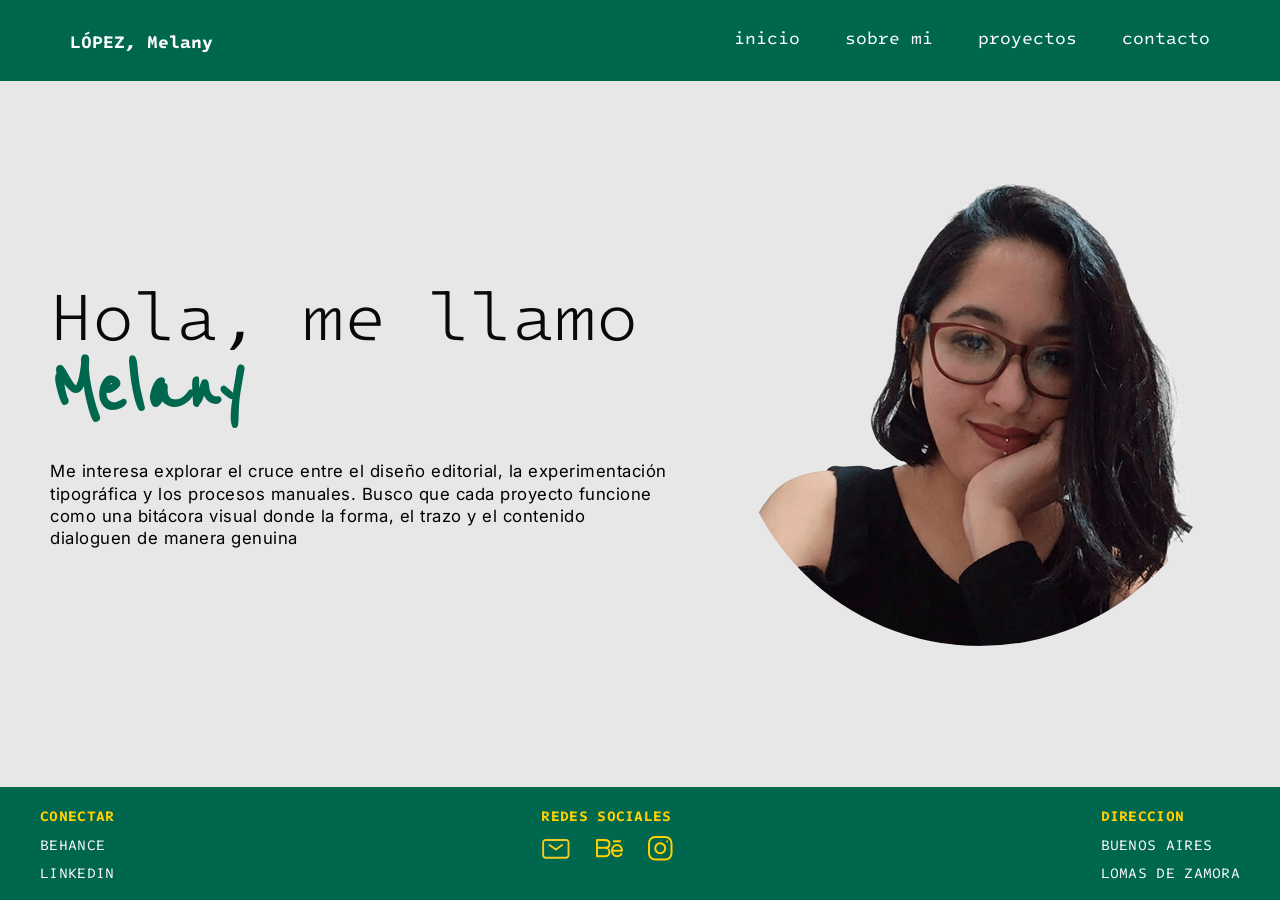
<file: index.html>
<!DOCTYPE html>
<html lang="es">

<head>
     <meta charset="utf-8" />
     <meta name="viewport" content="width=device-width, initial-scale=1.0">
     <title> Lopez Melany, mi curriculum </title>
     <link href="style.css" rel="stylesheet" type="text/css">
     <link rel="icon" type="image/x-icon" href="img/favicon.ico.ico">
     <style>
          @import url('https://fonts.googleapis.com/css2?family=Intel+One+Mono:ital,wght@0,300..700;1,300..700&display=swap');
          @import url('https://fonts.googleapis.com/css2?family=Reenie+Beanie&display=swap');
          @import url('https://fonts.googleapis.com/css2?family=Inter:wght@400;700&display=swap');
     </style>
</head>

<body>
     <header>
        <nav>
            <span>LÓPEZ, Melany</span>
            <div class="navegador">
                <a href="index.html">inicio</a>
                <a href="sobremi.html">sobre mi</a>
                <a href="proyectos.html">proyectos</a>
                <a href="contacto.html">contacto</a>
            </div>
        </nav>
    </header>

     <main>
          <section>
               <div class="encabezado">
                    <hgroup>
                         <h1>Hola, me llamo <span class="cursiva-nombre">Melany</span></h1>
                         <p>Me interesa explorar el cruce entre el diseño editorial, la experimentación tipográfica y los 
                         procesos manuales. Busco que cada proyecto funcione como una bitácora visual donde la forma, 
                         el trazo y el contenido dialoguen de manera genuina</p>
                    </hgroup>
                    <img class="foto-perfil" src="img/foto-perfil.png" alt="Foto de mi perfil" height="500" width="500">
               </div>
          </section>
     </main>

     <footer>
          <div class="footer-contenedor">
               <div>
                    <h4>CONECTAR</h4>
                    <ul class="footer-columna">
                         <li><a href="https://www.behance.net" target="_blank">BEHANCE</a></li>
                         <li><a href="https://www.linkedin.com" target="_blank">LINKEDIN</a></li>
                    </ul>
               </div>

               <div>
                    <h4>REDES SOCIALES</h4>
                    <ul class="footer-redes">
                         <li><a href="#"><img src="img/icon-email.svg" alt="email" width="30px" height="20px"></a></li>
                         <li><a href="#"><img src="img/icon-beh.svg" alt="behance" width="27px" height="23px"></a></li>
                         <li><a href="#"><img src="img/icon-inst.svg" alt="instagram" width="25px" height="29px"></a>
                         </li>
                    </ul>
               </div>

               <div>
                    <h4>DIRECCION</h4>
                    <ul class="footer-columna">
                         <li>BUENOS AIRES</li>
                         <li>LOMAS DE ZAMORA</li>
                    </ul>
               </div>
          </div>
     </footer>
</body>

</html>
</file>
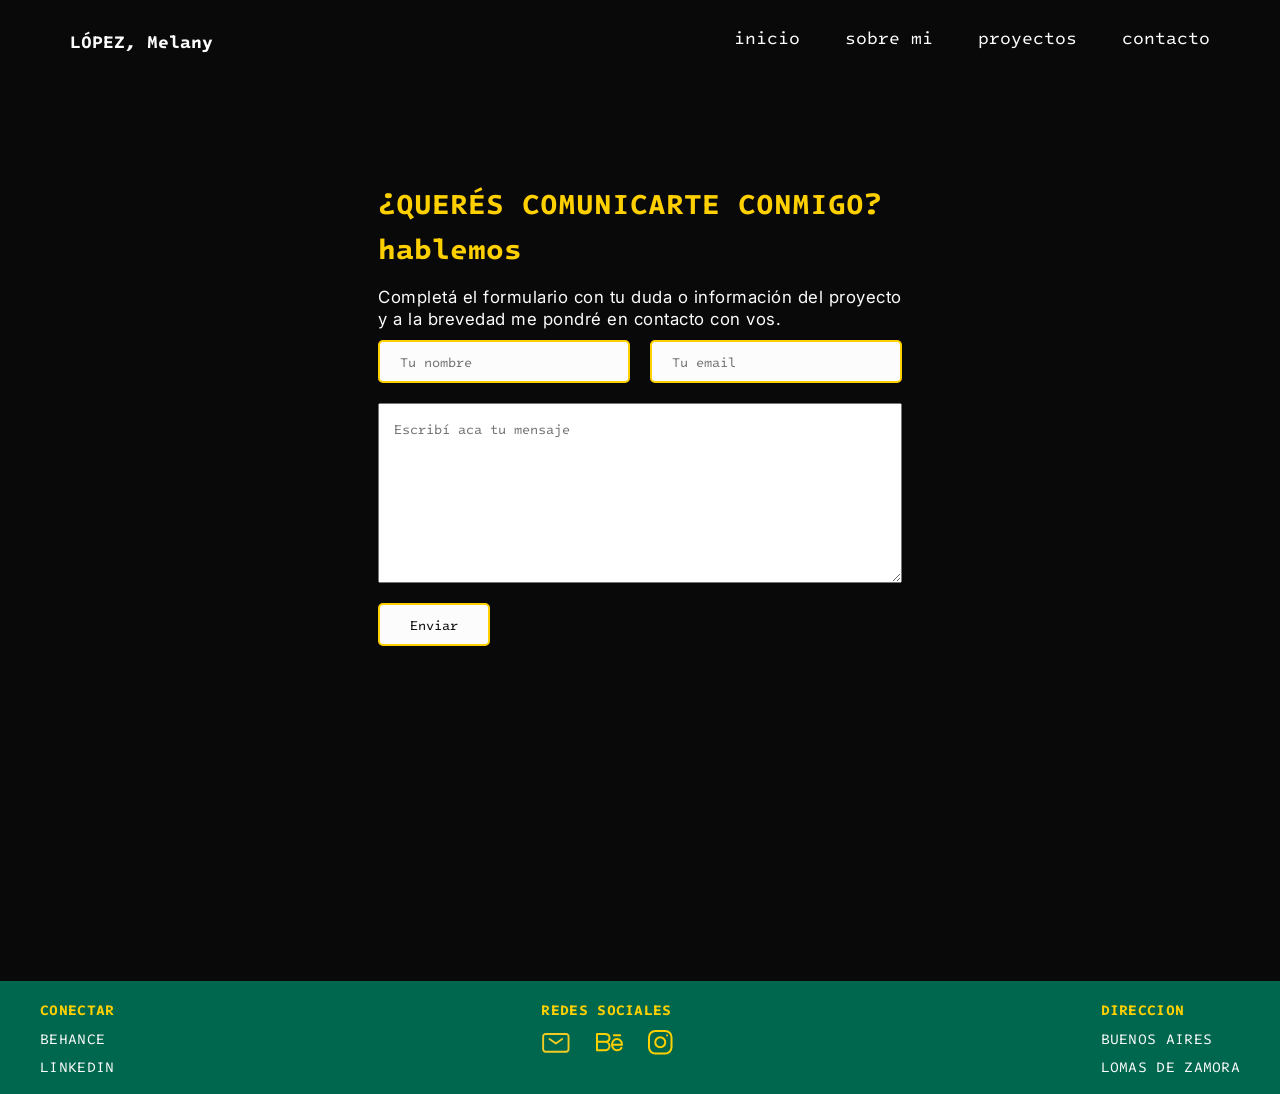
<file: contacto.html>
<!DOCTYPE html>
<html lang="es">

<head>
    <meta charset="utf-8" />
    <title> Lopez Melany, mi curriculum </title>
    <link href="style.css" rel="stylesheet" type="text/css">
    <link rel="icon" type="image/x-icon" href="img/favicon.ico.ico">
    <style>
        @import url('https://fonts.googleapis.com/css2?family=Intel+One+Mono:ital,wght@0,300..700;1,300..700&display=swap');
        @import url('https://fonts.googleapis.com/css2?family=Reenie+Beanie&display=swap');
        @import url('https://fonts.googleapis.com/css2?family=Inter:wght@400;700&display=swap');
    </style>
</head>

<body>
    <header class="header-negro">
          <nav>
               <span>LÓPEZ, Melany</span>
               <div class="navegador">
                    <a href="index.html">inicio</a>
                    <a href="sobremi.html">sobre mi</a>
                    <a href="proyectos.html">proyectos</a>
                    <a href="contacto.html">contacto</a>
               </div>
          </nav>
     </header>


    <main class="formato-negro">
        <section class="contenedor-contacto">
            <h2>¿QUERÉS COMUNICARTE CONMIGO?</h2>
            <div>
                <h2>hablemos</h2>
                <p>Completá el formulario con tu duda o información del proyecto <br>y a la brevedad me pondré en
                    contacto con vos.</p>
            </div>


            <form class="formulario-contacto" action="#" method="POST">
                <div class="fila-input">
                    <input type="text" name="Nombre" id="Nombre" maxlength="30" placeholder="Tu nombre">
                    <input type="email" name="Email" id="Email" placeholder="Tu email" required>
                </div>

                <div class="fila-mensaje">
                    <textarea name="Tu mensaje" id="Tu mensaje" placeholder="Escribí aca tu mensaje"></textarea>
                    <input type="submit" value="Enviar" class="btn-enviar">
                </div>
            </form>
        </section>
    </main>

     <footer>
          <div class="footer-contenedor">
               <div>
                    <h4>CONECTAR</h4>
                    <ul class="footer-columna">
                         <li><a href="https://www.behance.net" target="_blank">BEHANCE</a></li>
                         <li><a href="https://www.linkedin.com" target="_blank">LINKEDIN</a></li>
                    </ul>
               </div>

               <div>
                    <h4>REDES SOCIALES</h4>
                    <ul class="footer-redes">
                         <li><a href="#"><img src="img/icon-email.svg" alt="email" width="30px" height="20px"></a></li>
                         <li><a href="#"><img src="img/icon-beh.svg" alt="behance" width="27px" height="23px"></a></li>
                         <li><a href="#"><img src="img/icon-inst.svg" alt="instagram" width="25px" height="29px"></a>
                         </li>
                    </ul>
               </div>

               <div>
                    <h4>DIRECCION</h4>
                    <ul class="footer-columna">
                         <li>BUENOS AIRES</li>
                         <li>LOMAS DE ZAMORA</li>
                    </ul>
               </div>
          </div>
     </footer>

    
   
</body>
</html>
</file>
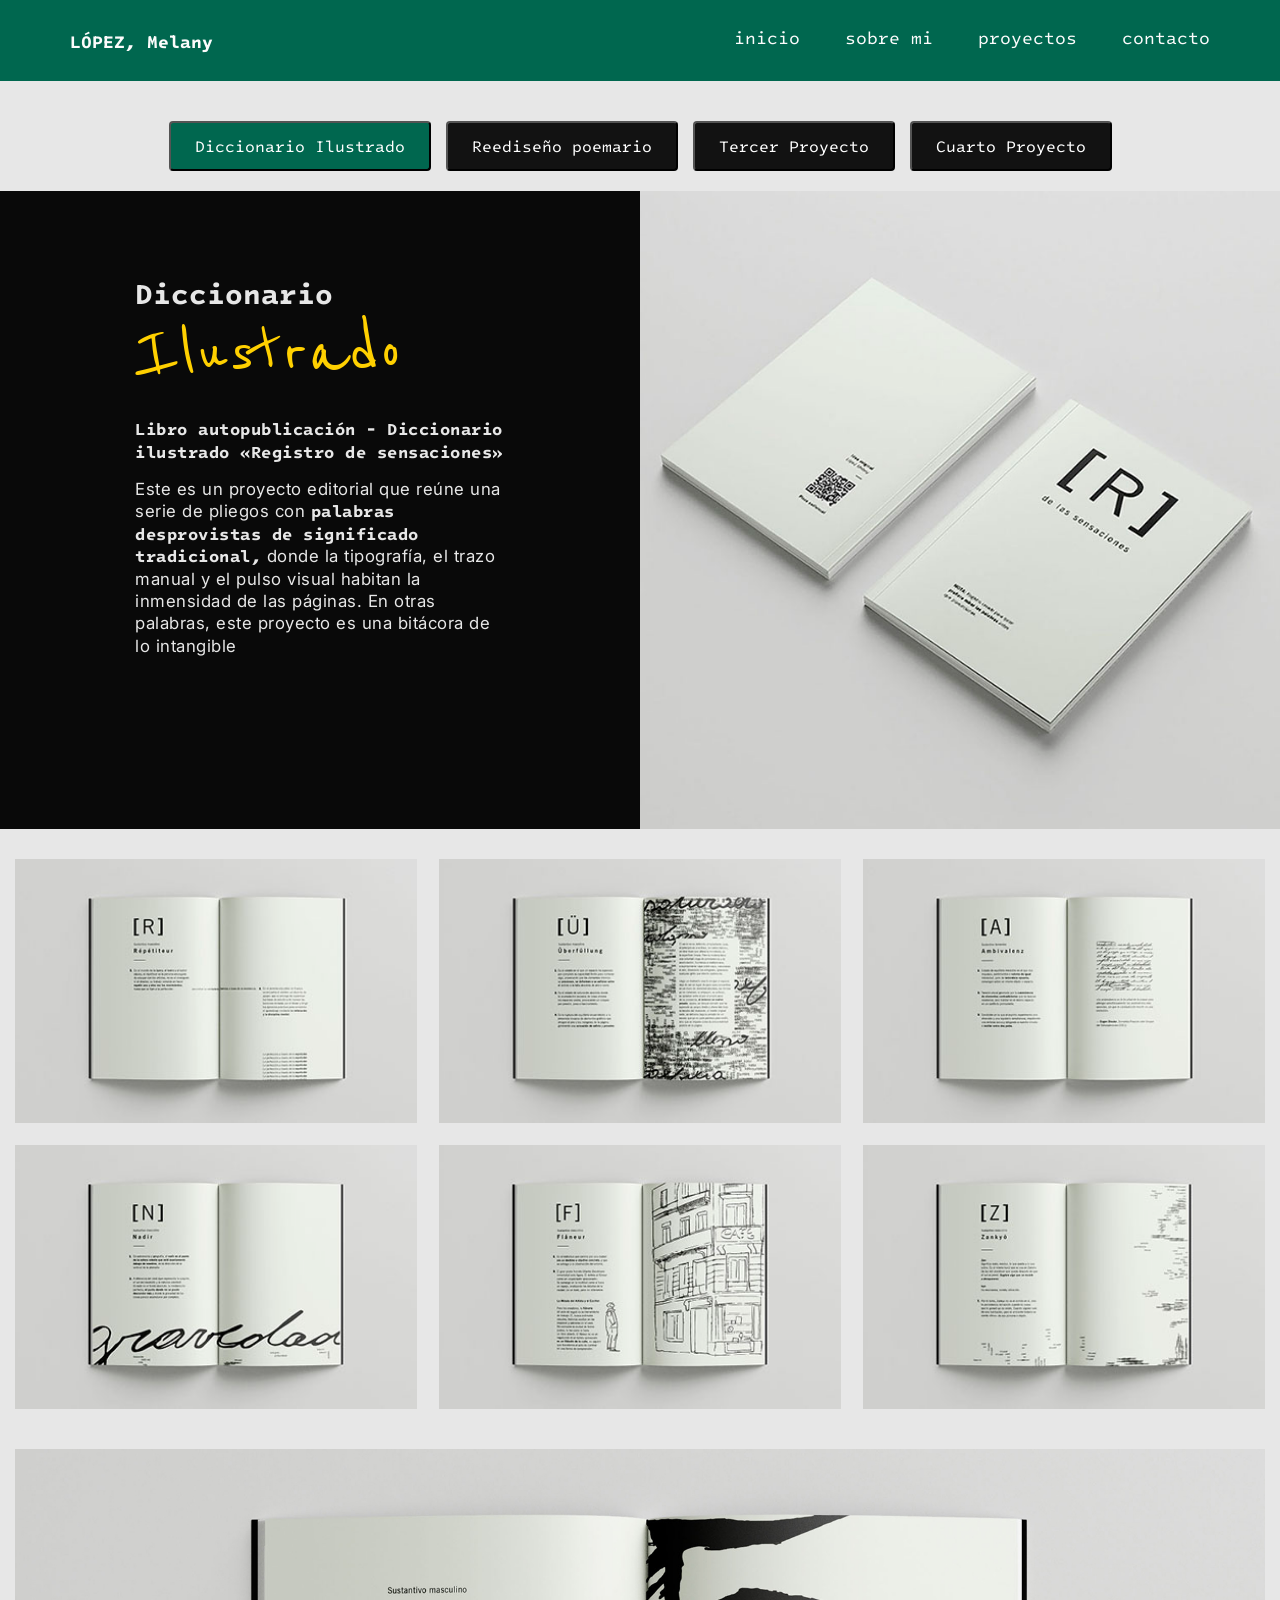
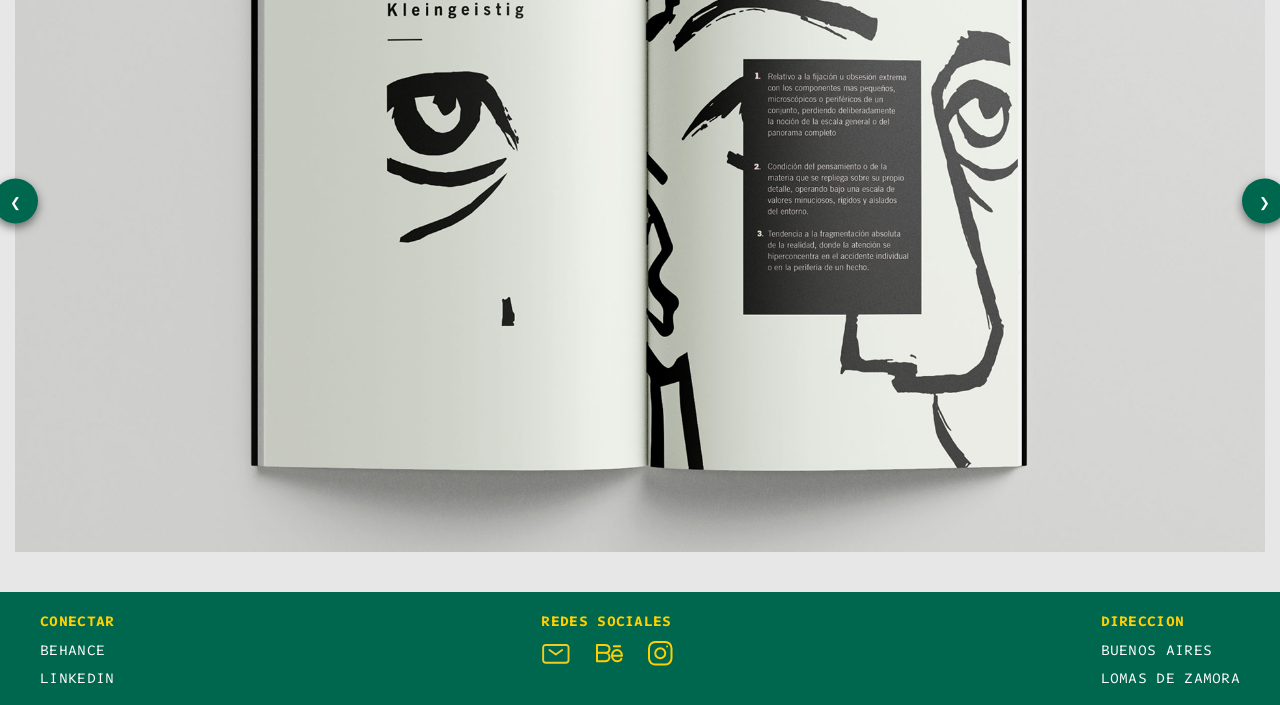
<file: proyectos.html>
<!DOCTYPE html>
<html lang="es">

<head>
    <meta charset="utf-8" />
    <title> Lopez Melany, mi curriculum </title>
    <link href="style.css" rel="stylesheet" type="text/css">
    <link rel="icon" type="image/x-icon" href="img/favicon.ico.ico">
    <style>
        @import url('https://fonts.googleapis.com/css2?family=Intel+One+Mono:ital,wght@0,300..700;1,300..700&display=swap');
        @import url('https://fonts.googleapis.com/css2?family=Reenie+Beanie&display=swap');
        @import url('https://fonts.googleapis.com/css2?family=Inter:wght@400;700&display=swap');
    </style>
</head>

<body>
    <header>
        <nav>
            <span>LÓPEZ, Melany</span>
            <div class="navegador">
                <a href="index.html">inicio</a>
                <a href="sobremi.html">sobre mi</a>
                <a href="proyectos.html">proyectos</a>
                <a href="contacto.html">contacto</a>
            </div>
        </nav>
    </header>

    <main>
        <div class="tabs-navegacion">
            <button class="tab-btn activo" onclick="mostrarProyecto(event, 'proyecto-diccionario')">Diccionario
                Ilustrado</button>
            <button class="tab-btn" onclick="mostrarProyecto(event, 'proyecto-dos')">Reediseño poemario</button>
            <button>Tercer Proyecto</button>
            <button>Cuarto Proyecto</button>
        </div>

        <div id="proyecto-diccionario" class="proyecto-contenido activo-contenido">
            <section class="contenedor-diccionario">
                <hgroup>
                    <h2>Diccionario</h2>
                    <p class="cursiva">Ilustrado</p>
                    <p class="otro-p">Libro autopublicación - Diccionario ilustrado «Registro de sensaciones»</p>
                    <p>Este es un proyecto editorial que reúne una serie de pliegos con <span
                            class="texto-destacado">palabras desprovistas de significado tradicional,</span> donde la
                        tipografía, el trazo manual y el pulso visual habitan la inmensidad de las páginas. En otras
                        palabras, este proyecto es una bitácora de lo intangible</p>
                </hgroup>

                <div class="img-diccionario">
                    <img src="img/proyecto-editorial-libro-registro.jpg"
                        alt="Portada del libro registro de sensaciones">
                </div>
            </section>

            <section class="grid">
                <div><img src="img/pliego-proyecto-1.jpg" width="402" height="264" alt="pliego 1"></div>
                <div><img src="img/pliego-proyecto-2.jpg" width="402" height="264" alt="pliego 2"></div>
                <div><img src="img/pliego-proyecto-3.jpg" width="402" height="264" alt="pliego 3"></div>
                <div><img src="img/pliego-proyecto-5.jpg" width="402" height="264" alt="pliego 4"></div>
                <div><img src="img/pliego-proyecto-4.jpg" width="402" height="264" alt="pliego 5"></div>
                <div><img src="img/pliego-proyecto-6.jpg" width="402" height="264" alt="pliego 6"></div>
            </section>

            <section class="contenedor-carrusel">
                <div class="carrusel" id="carrusel-1">
                    <img class="carrusel-3" src="img/carrusel-proyectos/carrusel-1.jpg" alt="carrusel 1">
                    <img class="carrusel-1" src="img/carrusel-proyectos/carrusel-2.jpg" alt="carrusel 2">
                    <img class="carrusel-2" src="img/carrusel-proyectos/carrusel-3.jpg" alt="carrusel 3">
                    <img class="carrusel-4" src="img/carrusel-proyectos/carrusel-4.jpg" alt="carrusel 4">
                    <img class="carrusel-5" src="img/carrusel-proyectos/carrusel-5.jpg" alt="carrusel 5">
                </div>

                <div class="flechas">
                    <button class="flecha-izq" onclick="moverCarrusel('carrusel-1', -1)">❮</button>
                    <button class="flecha-der" onclick="moverCarrusel('carrusel-1', 1)">❯</button>
                </div>
            </section>
        </div>


        <div id="proyecto-dos" class="proyecto-contenido">
            <section class="contenedor-diccionario">
                <hgroup>
                    <h2>Colección de libros</h2>
                    <p class="cursiva">Poemario</p>
                    <p class="otro-p">Colección de libros - Rediseño de tapas e interior «Poemario Alejandra Pizarnik»
                    </p>
                    <p>Diseño de sistema editorial de tapas e interior para una colección de libros, basada en tres
                        obras de Alejandra Pizarnik «El árbol de Diana», «Extracción de la piedra de la locura», y «Los
                        trabajos de la noche» <b>esta imperfección tecnica no es un descuido</b>, responde a una
                        busqueda expresiva que trasmite, con honestidad brutal, la tensión, el dolor y su carga
                        emocional</p>
                </hgroup>
                <div class="img-diccionario">
                    <img src="img/proyecto-editorial-coleccion-libros.jpg"
                        alt="Portada del poemario de Alejandra Pizarnik">
                </div>
            </section>

            <article class="grid">
                <div><img src="img/pliego-poemario-1.jpg" width="402" height="260" alt="pliego 1"></div>
                <div><img src="img/pliego-poemario-2.jpg" width="402" height="260" alt="pliego 2"></div>
                <div><img src="img/pliego-poemario-3.jpg" width="402" height="260" alt="pliego 3"></div>
                <div><img src="img/pliego-poemario-4.jpg" width="402" height="260" alt="pliego 4"></div>
                <div><img src="img/pliego-poemario-5.jpg" width="402" height="260" alt="pliego 5"></div>
                <div><img src="img/pliego-poemario-6.jpg" width="402" height="260" alt="pliego 6"></div>
            </article>

            <section class="contenedor-carrusel">
                <div class="carrusel" id="carrusel-2">
                    <img class="carrusel-3" src="img/carrusel-proyectos/carrusel-poemario-1.jpg" alt="carrusel 1">
                    <img class="carrusel-1" src="img/carrusel-proyectos/carrusel-poemario-2.jpg" alt="carrusel 2">
                    <img class="carrusel-2" src="img/carrusel-proyectos/carrusel-poemario-3.jpg" alt="carrusel 3">
                    <img class="carrusel-4" src="img/carrusel-proyectos/carrusel-poemario-4.jpg" alt="carrusel 4">
                    <img class="carrusel-5" src="img/carrusel-proyectos/carrusel-poemario-5.jpg" alt="carrusel 5">
                </div>

                <div class="flechas">
                    <button class="flecha-izq" onclick="moverCarrusel('carrusel-2', -1)">❮</button>
                    <button class="flecha-der" onclick="moverCarrusel('carrusel-2', 1)">❯</button>
                </div>
            </section>
        </div>

        <script src="index.js"></script>
    </main>

    <footer>
        <div class="footer-contenedor">
            <div>
                <h4>CONECTAR</h4>
                <ul class="footer-columna">
                    <li><a href="https://www.behance.net" target="_blank">BEHANCE</a></li>
                    <li><a href="https://www.linkedin.com" target="_blank">LINKEDIN</a></li>
                </ul>
            </div>

            <div>
                <h4>REDES SOCIALES</h4>
                <ul class="footer-redes">
                    <li><a href="#"><img src="img/icon-email.svg" alt="email" width="30px" height="20px"></a></li>
                    <li><a href="#"><img src="img/icon-beh.svg" alt="behance" width="27px" height="23px"></a></li>
                    <li><a href="#"><img src="img/icon-inst.svg" alt="instagram" width="25px" height="29px"></a>
                    </li>
                </ul>
            </div>

            <div>
                <h4>DIRECCION</h4>
                <ul class="footer-columna">
                    <li>BUENOS AIRES</li>
                    <li>LOMAS DE ZAMORA</li>
                </ul>
            </div>
        </div>
    </footer>
</body>

</html>
</file>
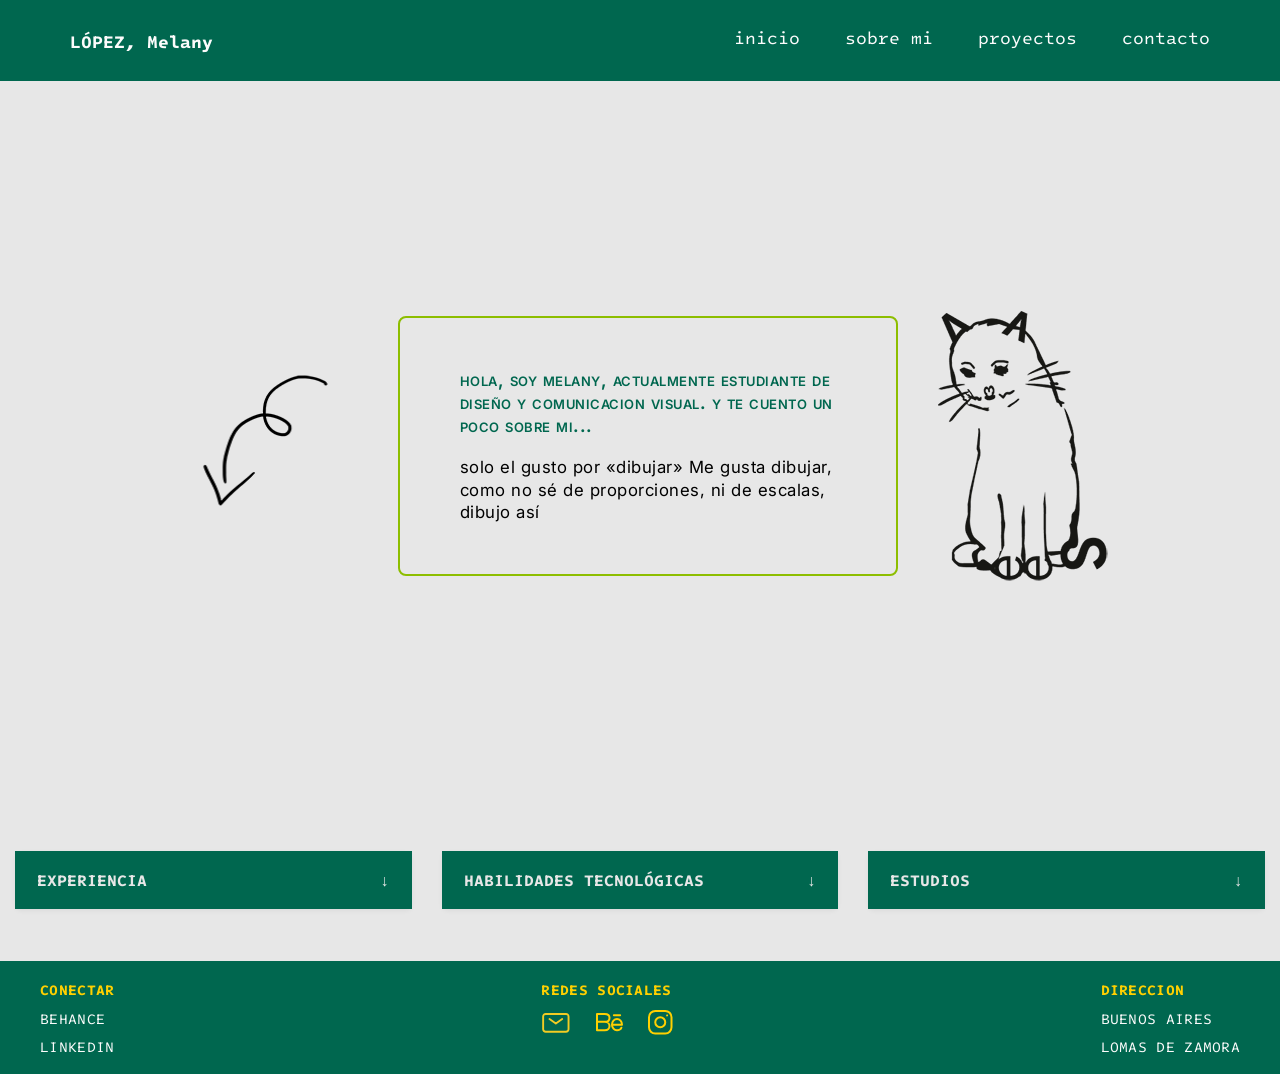
<file: sobremi.html>
<!DOCTYPE html>
<html lang="es">

<head>
     <meta charset="utf-8" />
     <title> Lopez Melany, mi curriculum </title>
     <link href="style.css" rel="stylesheet" type="text/css">
     <link rel="icon" type="image/x-icon" href="img/favicon.ico.ico">
     <style>
          @import url('https://fonts.googleapis.com/css2?family=Intel+One+Mono:ital,wght@0,300..700;1,300..700&display=swap');
          @import url('https://fonts.googleapis.com/css2?family=Reenie+Beanie&display=swap');
          @import url('https://fonts.googleapis.com/css2?family=Inter:wght@400;700&display=swap');
     </style>
</head>

<body>
     <header>
          <nav>
               <span>LÓPEZ, Melany</span>
               <div class="navegador">
                    <a href="index.html">inicio</a>
                    <a href="sobremi.html">sobre mi</a>
                    <a href="proyectos.html">proyectos</a>
                    <a href="contacto.html">contacto</a>
               </div>
          </nav>
     </header>

     <main>

          <section class="contenedor-sobre-mi">
               <div class="indicador-flecha">
                    <img src="img/flecha-ilustrada.png" alt="Bajar" width="185px" height="175px">
               </div>
               <hgroup>
                    <h3>hola, soy melany, actualmente estudiante de diseño y comunicacion visual. y te cuento un poco
                         sobre mi...</h3>
                    <p>solo el gusto por «dibujar» Me gusta dibujar, como no sé de proporciones, ni de escalas, dibujo
                         así</p>
               </hgroup>

               <div class="contenedor-gatito">
                    <img src="img/Gato-animado/gato-animado-1.png" alt="gato-animado" class="gatito-img" height="271"
                         width="170">
               </div>
          </section>


          <div class="contenedor-acordeon">
               <details class="acordeon-item item-experiencia">
                    <summary class="acordeon-titulo">
                         <span>EXPERIENCIA</span>
                         <span>↓</span>
                    </summary>
                    <div class="contenido">
                         <h3>pasacalles leo</h3>
                         <p>Maquetación y preparación de archivos vectoriales para cartelería y pasacalles a gran
                              escala. Creación, digitalización y optimización de piezas gráficas vectoriales utilizando
                              CorelDRAW y Adobe Illustrator.</p>

                         <h3>diseñadora gráfica freelance</h3>
                         <p>Gestión integral y desarrollo de proyectos visuales de manera autónoma.</p>
                    </div>
               </details>

               <details class="acordeon-item item-habilidades">
                    <summary class="acordeon-titulo">
                         <span>HABILIDADES TECNOLÓGICAS</span>
                         <span>↓</span>
                    </summary>
                    <div class="contenido">
                         <h3>programas de diseño</h3>
                         <ul>
                              <li>Corel Draw</li>
                              <li>Adobe Photoshop CC</li>
                              <li>Adobe InDesign</li>
                              <li>Adobe After Effects</li>
                         </ul>
                         <h3>paquete office</h3>
                         <ul>
                              <li>Paquete office completo</li>
                         </ul>
                    </div>
               </details>

               <details class="acordeon-item item-estudios">
                    <summary class="acordeon-titulo">
                         <span>ESTUDIOS</span>
                         <span>↓</span>
                    </summary>
                    <div class="contenido">
                         <h3>universidad de lanús</h3>
                         <p>Lic. en Diseño y Comunicación Visual. 2018 - actualmente</p>
                         <h3>ada itw</h3>
                         <p>Diseño UX/UI. 2022-2023</p>
                    </div>
               </details>
          </div>
     </main>

     <footer>
          <div class="footer-contenedor">
               <div>
                    <h4>CONECTAR</h4>
                    <ul class="footer-columna">
                         <li><a href="https://www.behance.net" target="_blank">BEHANCE</a></li>
                         <li><a href="https://www.linkedin.com" target="_blank">LINKEDIN</a></li>
                    </ul>
               </div>

               <div>
                    <h4>REDES SOCIALES</h4>
                    <ul class="footer-redes">
                         <li><a href="#"><img src="img/icon-email.svg" alt="email" width="30px" height="20px"></a></li>
                         <li><a href="#"><img src="img/icon-beh.svg" alt="behance" width="27px" height="23px"></a></li>
                         <li><a href="#"><img src="img/icon-inst.svg" alt="instagram" width="25px" height="29px"></a>
                         </li>
                    </ul>
               </div>

               <div>
                    <h4>DIRECCION</h4>
                    <ul class="footer-columna">
                         <li>BUENOS AIRES</li>
                         <li>LOMAS DE ZAMORA</li>
                    </ul>
               </div>
          </div>
     </footer>
</body>

</html>
</file>
<file: style.css>
/* CSS DOCUMENT */
@charset "UTF-8";

* {
    font-family: "Intel One Mono", monospace;
    box-sizing: border-box;
    list-style: none;
    padding: 0;
    text-decoration: none;
    margin: 0;
}

p {
    font-size: 1.05rem;
    font-family: "Inter", sans-serif;
    font-weight: 400;
    line-height: 1.4rem;
    letter-spacing: 0.5px;
    margin-top: 15px;
}

.otro-p {
    font-family: "Intel One Mono", monospace;
    font-weight: 700;
}

.cursiva {
    font-family: "Reenie Beanie", cursive;
    color: #FFD000;
    font-size: 5.2rem;
    padding: 10px 0 40px 0;
}

body {
    background-color: #E7E7E7;
    min-height: 100vh;
    display: flex;
    flex-direction: column;
    justify-content: space-between;
}

main {
    flex: 100
}

/*HEADER*/

.header,
span {
    font-weight: bold;
}

header {
    background-color: #00674F;
}

.header,
nav {
    display: flex;
    align-items: center;
    justify-content: space-between;
    color: #fcfcfc;
    font-size: 1.1rem;
    padding: 25px 70px;
    max-width: 1400px;
    margin: 0 auto;
}

.navegador {
    display: flex;
    gap: 45px;
}

.navegador a {
    color: #fcfcfc;
    padding-bottom: 4px;
    border-bottom: 3px solid transparent;
}

.navegador a:hover {
    border-bottom-color: #FFD000;
    color: #FFD000;
}

.header-negro {
    background-color: #090909;
}

/* comienza INICIO*/

.foto-perfil {
    border-radius: 50%;
}

.encabezado {
    background-color: #E7E7E7;
    padding: 65px 50px;
    max-width: 1350px;
    margin: 0 auto;
    display: flex;
    align-items: center;
    justify-content: space-between;
    gap: 60px;
}

h1 {
    color: #090909;
    font-size: 4.3rem;
    line-height: 4.5rem;
    margin: 35px 0px 35px 0px;
    font-weight: 100;
}

h2 {
    font-size: 1.8rem;
    line-height: 2.8rem;
}

h3 {
    color: #00674F;
    font-family: "Inter", sans-serif;
    font-weight: 600;
    letter-spacing: 0.5px;
    font-size: 1, 3rem;
    font-variant: small-caps;
    padding-bottom: 4px;
}

.cursiva-nombre {
    color: #00674F;
    font-family: "Reenie Beanie", cursive;
    font-size: 5.5rem;
}

/*comienza SOBRE MI*/

.gatito-img {
    width: 100%;
    display: block;
    transition: all 2s ease-in-out;
}

.contenedor-gatito:hover .gatito-img {
    content: url("img/Gato-animado/gato-animado-2.png");
}

.contenedor-gatito {
    width: 170px;
    height: auto;
}

.contenedor-sobre-mi {
    width: 100%;
    min-height: calc(90vh - 80px);
    display: flex;
    justify-content: center;
    align-items: center;
    gap: 40px;
    box-sizing: border-box;
    padding: 0 20px;
}


.indicador-scroll {
  position: absolute;
  left: 160px;
  top: 50%;
  transform: translateY(-50%);
}

.indicador-flecha img {
  animation: rebote 1.5s ease-in-out infinite;
}

.contenedor-sobre-mi hgroup {
    background-color: #E7E7E7;
    border: 2px solid #8DBE00;
    max-width: 500px;
    padding: 50px 60px;
    border-radius: 8px;
}


@keyframes rebote {
  0%, 100% {
    transform: translateY(0);
  }
  50% {
    transform: translateY(10px);
  }
}

.contenedor-acordeon {
    display: grid;
    grid-template-columns: repeat(3, 1fr);
    gap: 30px;
    width: 100%;
    max-width: 1250px;
    margin: 40px auto;
    align-items: start;
}

.acordeon-item {
    margin-bottom: 12px;
    border-radius: 6px;
    box-shadow: 0 2px 5px rgba(0, 0, 0, 0.05);
}

.acordeon-titulo {
    display: flex;
    justify-content: space-between;
    padding: 18px 22px;
    cursor: pointer;
    user-select: none;
    background-color: #00674F;
    color: #E7E7E7;
}

.contenido {
    padding: 10px 22px;
    font-size: 1rem;
    line-height: 2rem;
}

.contenido li {
    font-family: "Inter", sans-serif;
    color: #090909;
    font-size: 1rem;
    line-height: 1.7rem;
}


/* comienza PROYECTOS*/

.contenedor-diccionario {
    background-color: #090909;
    color: #E7E7E7;
    display: flex;
    width: 100%;
    box-sizing: border-box;
}

.contenedor-diccionario hgroup {
    width: 50%;
    margin: 0px;
    padding: 80px 135px;
    box-sizing: border-box;
}

.img-diccionario {
    width: 50%;
    height: 100%;
    margin: 0px;
    box-sizing: border-box;
    overflow: hidden;
}

.img-diccionario img {
    width: 100%;
    height: 100%;
    object-fit: contain;
    display: block;
}

.grid {
    margin-top: 30px;
    display: grid;
    grid-template-columns: repeat(3, 1fr);
    gap: 22px;
    max-width: 1250px;
    margin: 30px auto 0 auto;
}

.grid div:hover img {
    transform: scale(1.05);
}

.grid img {
    width: 100%;
    height: 100%;
    object-fit: cover;
    transition: transform 0.4s ease;
}

.proyecto-contenido {
    display: none;
}

.proyecto-contenido.activo-contenido {
    display: block;
}

.tabs-navegacion {
    display: flex;
    gap: 15px;
    justify-content: center;
    margin: 40px 0 20px 0;
}

.tabs-navegacion button {
    background-color: #121212;
    color: #fff;
    padding: 12px 24px;
    font-family: inherit;
    font-size: 1rem;
    cursor: pointer;
    border-radius: 4px;
    transition: background-color 0.3s ease, color 0.3s ease, transform 0.2s ease;
}

.tab-btn:hover {
    background-color: #8DBE00;
    color: #00674F;
}

.tab-btn.activo {
    background-color: #00674F;
    color: #fff;
}


.contenedor-carrusel {
    position: relative;
    width: 100%;
    max-width: 1250px;
    margin: 40px auto;
    box-sizing: border-box;
}

.carrusel {
    display: flex;
    overflow-x: auto;
    width: 100%;
    scrollbar-width: none;
    scroll-snap-type: x mandatory;
    scrollbar-width: none;
}

.carrusel img {
    flex: 0 0 100%;
    width: 100%;
    scroll-snap-align: start;
}

.flechas {
    position: absolute;
    top: 50%;
    width: 100%;
    display: flex;
    justify-content: space-between;
    transform: translateY(-50%);
    pointer-events: none;
    z-index: 10;
}

.flechas button {
    pointer-events: auto;
    display: flex;
    align-items: center;
    justify-content: center;
    width: 45px;
    height: 45px;
    background-color: #00674F;
    color: #fcfcfc;
    border: none;
    border-radius: 50%;
    cursor: pointer;
    box-shadow: 0 4px 10px rgba(0, 0, 0, 0.5);
    transition: background-color 0.3s ease, transform 0.2s ease;
    pointer-events: auto;
    margin: 0 -22px;
}

.flechas button:hover {
    background-color: #8DBE00;
    color: #00674F;
    transform: scale(1.1);
}


/* comienza CONTACTO-FORMULARIO*/

.contenedor-contacto {
    max-width: 850px;
    margin: 0px auto;
    padding: 50px 20px
}

.formato-negro {
    display: flex;
    justify-content: center;
    padding: 50px 20px;
}

.formato-negro h2 {
    color: #FFD000;
}

main.formato-negro {
    background-color: #090909;
    color: #fcfcfc;
    min-height: 100vh;
    margin: 0;
}

form {
    width: 100%;
    height: auto;
    display: flex;
}

.formulario-contacto {
    display: flex;
    flex-direction: column;
    gap: 20px;
    max-width: 800px;
    margin-top: 10px;
}

.fila-input {
    display: flex;
    gap: 20px;
}

.formulario-contacto textarea {
    width: 100%;
    height: 180px;
    padding: 15px;
    color: #333;
}

input {
    width: 100%;
    border-radius: 5px;
    padding: 10px 20px;
    background-color: #fcfcfc;
    border: 2px solid #FFD000;
}

.btn-enviar {
    background-color: #fcfcfc;
    color: #0e0d0d;
    margin-top: 15px;
    border-radius: 5px;
    width: fit-content;
    padding: 10px 30px;
    align-self: flex-start;
    cursor: pointer;
}

.btn-enviar:hover {
    background-color: #FFD000;
    color: #00674F;
    font-weight: 600;
}


/* FOOTER*/

footer {
    background-color: #00674F;
    width: 100%;
}

.footer-contenedor {
    display: flex;
    justify-content: space-between;
    max-width: 1300px;
    margin: 0 auto;
    padding: 18px 40px;
}

footer h4 {
    color: #FFD000;
    font-size: 0.9rem;
    letter-spacing: 0.3px;
    padding-bottom: 9px;
    margin: 0;
}

.footer-columna {
    display: flex;
    flex-direction: column;
}

footer ul {
    display: flex;
    list-style: none;
    gap: 8px;
}

footer li,
footer a {
    color: #fcfcfc;
    font-size: 0.9rem;
    letter-spacing: 0.3px;
}

.footer-redes {
    display: flex;
    flex-direction: row;
    gap: 25px;
    align-items: center;
}

/* @media Pagina - Sobre Mi*/ 

@media screen and (max-width: 500px) {
    .encabezado {
        background-color: #E7E7E7;
        padding: 30px 35px;
        display: flex;
        flex-direction: column;
        align-items: center;
        justify-content: space-between;
        gap: 40px;
    }

    h1 {
        color: #090909;
        font-size: 2.5rem;
        line-height: 3rem;
        margin: 10px 0px 10px 0px;
        font-weight: 100;
    }
    .cursiva-nombre {
        color: #00674F;
        font-family: "Reenie Beanie", cursive;
        font-size: 3.5rem;
    }
    .header,
    span {
        font-weight: bold;
        font-size: 0.7rem;
    }
    header {
        background-color: #00674F;
    }
    .header,
    nav {
        flex-direction: column;
        align-items: center;
        gap: 15px;
        font-size: 0.8rem;
        padding: 20px 15px;
    }
    .navegador {
        gap: 20px;
        flex-wrap: wrap;
        justify-content: center;
    }
    p {
        font-size: 0.8rem;
        font-family: "Inter", sans-serif;
        line-height: 1.4rem;
        letter-spacing: 0.5px;
    }
    footer {
        background-color: #00674F;
        width: 100%;
    }
    .footer-contenedor {
        display: flex;
        flex-direction: column;
        gap: 15px;
        align-items: center;
        text-align: center;
    }
    footer h4 {
        color: #FFD000;
        font-size: 0.6rem;
        letter-spacing: 0.3px;
        padding-bottom: 5px;
    }
    footer li,
    footer a {
        color: #fcfcfc;
        font-size: 0.6rem;
        letter-spacing: 0.5px;
    }
    .footer-redes {
        display: flex;
        flex-direction: row;
        gap: 8px;
    }
}
</file>
